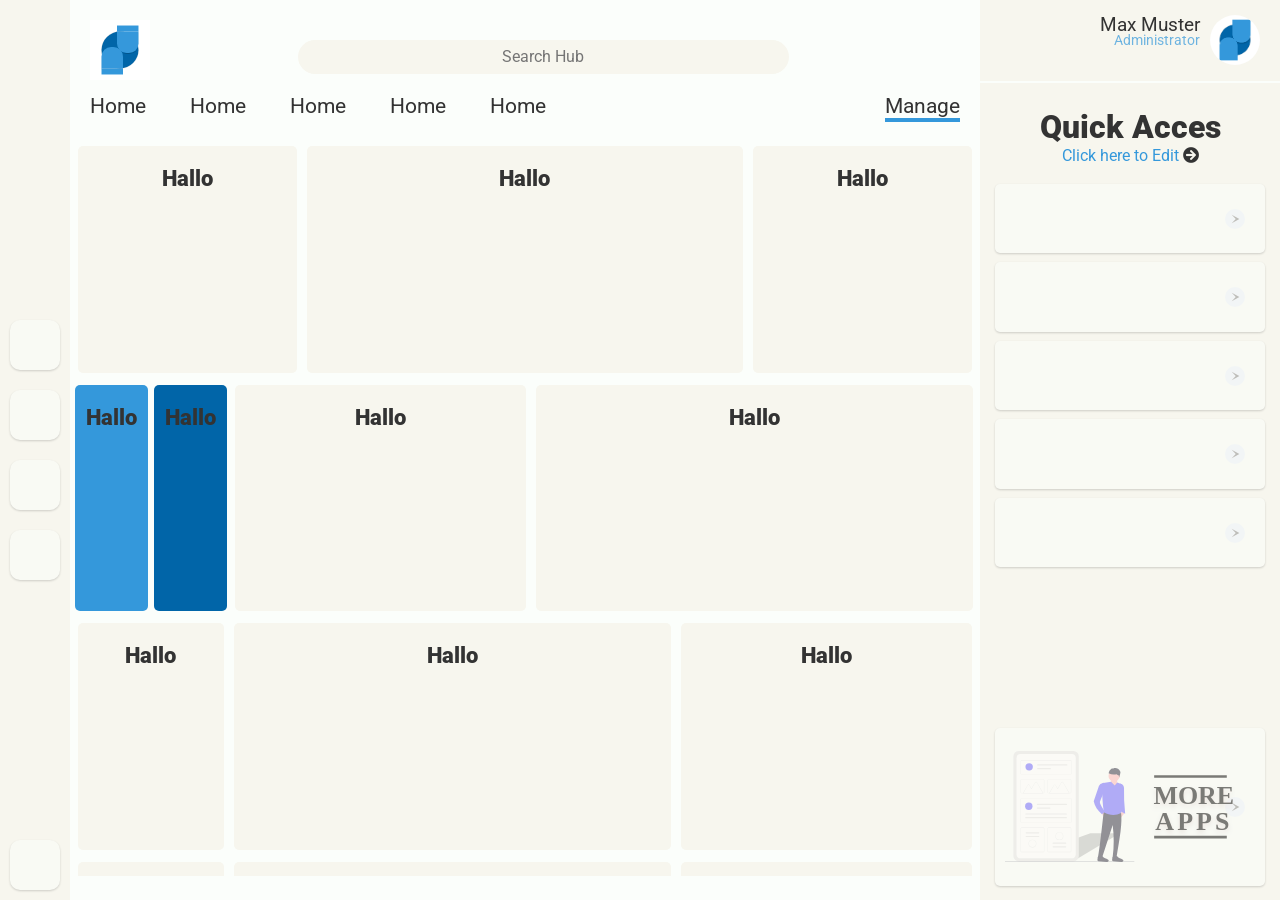
<file: html/index.html>
<!DOCTYPE html>
<html lang="en">
<head>
  <meta charset="UTF-8">
  <meta name="viewport" content="width=device-width, initial-scale=1.0">
  <link rel="stylesheet" type="text/css" href="../css/simple-grid.min.css">
  <link rel="stylesheet" type="text/css" href="../css/theme.css">
  <link rel="stylesheet" type="text/css" href="../css/dashboard.css">
  <link rel="stylesheet" type="text/css" href="../css/main-board.css">
  <link rel="icon" type="image/svg+xml" href="../img/Wappen.svg">
  <link rel="alternate icon" href="../img/Wappen.ico">
  <link rel="mask-icon" href="../img/Wappen.svg" color="#CBD3D5">
  <link rel="stylesheet" href="https://cdnjs.cloudflare.com/ajax/libs/font-awesome/5.14.0/css/all.min.css" integrity="sha512-1PKOgIY59xJ8Co8+NE6FZ+LOAZKjy+KY8iq0G4B3CyeY6wYHN3yt9PW0XpSriVlkMXe40PTKnXrLnZ9+fkDaog==" crossorigin="anonymous" />
  <title>Dashboard || Metisium</title>
</head>
<body>
  <nav>
    <ul class="vertical">
      <li class="small-item"></li>
      <li class="small-item"></li>
      <li class="small-item"></li>
      <li class="small-item"></li>
      <li class="small-item last"></li>
    </ul>
  </nav>
  <section id="quick-access">
    <div id="userField">
      <img class="round-image" height="50px" src="../img/Wappen.png"/>
      <div class="textes">
        <p>Max Muster</p>
        <p>Administrator</p>
      </div>
      <div class="line"></div>
    </div>
    <ul>
      <li style="padding-bottom: 10px;">
        <h2>Quick Acces</h2>
        <a href="qa/edit">Click here to Edit <i style="color: var(--text);" class="fas fa-arrow-circle-right"></i></a>
      </li>
      <li class="long-item">
        <img class="arrow" height="20px" src="../img/moveicon.svg">
      </li>
      <li class="long-item">
        <img class="arrow" height="20px" src="../img/moveicon.svg">
      </li>
      <li class="long-item">
        <img class="arrow" height="20px" src="../img/moveicon.svg">
      </li>
      <li class="long-item">
        <img class="arrow" height="20px" src="../img/moveicon.svg">
      </li>
      <li class="long-item">
        <img class="arrow" height="20px" src="../img/moveicon.svg">
      </li>
      <li class="long-item last">
        <img class="arrow" height="20px" src="../img/moveicon.svg">
        <img class="more" height="70%" src="../img/lastDark.svg">
      </li>
    </ul>
  </section>
  <main>
    <section id="head">
      <img src="../img/Wappen.svg" height="100px" />
      <input type="text" class="search-input" placeholder="Search Hub">
    </section>
    <section id="app-navigation">
      <ul>
        <li>
          <a href="#">Home</a>
        </li>
        <li>
          <a href="#">Home</a>
        </li>
        <li>
          <a href="#">Home</a>
        </li>
        <li>
          <a href="#">Home</a>
        </li>
        <li>
          <a href="#">Home</a>
        </li>
        <li href="#" class="selected"><a>Manage</a></li>
      </ul>
    </section>
    <section id="app-content">
      <div class="container">
        <div class="row">
          <div class="col-3">
            <div class="big-item">
              <h3>Hallo</h3>
            </div>
          </div>
          <div class="col-6">
            <div class="big-item">
              <h3>Hallo</h3>
            </div>
          </div>
          <div class="col-3">
            <div class="big-item">
              <h3>Hallo</h3>
            </div>
          </div>
        </div>
        <div class="row">
          <div class="col-1">
            <div class="big-item" style="background-color: var(--blue);">
              <h3>Hallo</h3>
            </div>
          </div>
          <div class="col-1">
            <div class="big-item" style="background-color: var(--dark-blue);">
              <h3>Hallo</h3>
            </div>
          </div>
          <div class="col-4">
            <div class="big-item">
              <h3>Hallo</h3>
            </div>
          </div>
          <div class="col-6">
            <div class="big-item">
              <h3>Hallo</h3>
            </div>
          </div>
        </div>
        <div class="row">
          <div class="col-2">
            <div class="big-item">
              <h3>Hallo</h3>
            </div>
          </div>
          <div class="col-6">
            <div class="big-item">
              <h3>Hallo</h3>
            </div>
          </div>
          <div class="col-4">
            <div class="big-item">
              <h3>Hallo</h3>
            </div>
          </div>
        </div>
        <div class="row">
          <div class="col-2">
            <div class="big-item">
              <h3>Hallo</h3>
            </div>
          </div>
          <div class="col-6">
            <div class="big-item">
              <h3>Hallo</h3>
            </div>
          </div>
          <div class="col-4">
            <div class="big-item">
              <h3>Hallo</h3>
            </div>
          </div>
        </div>
      </div>
    </section>
  </main>
</body>
</html>
</file>
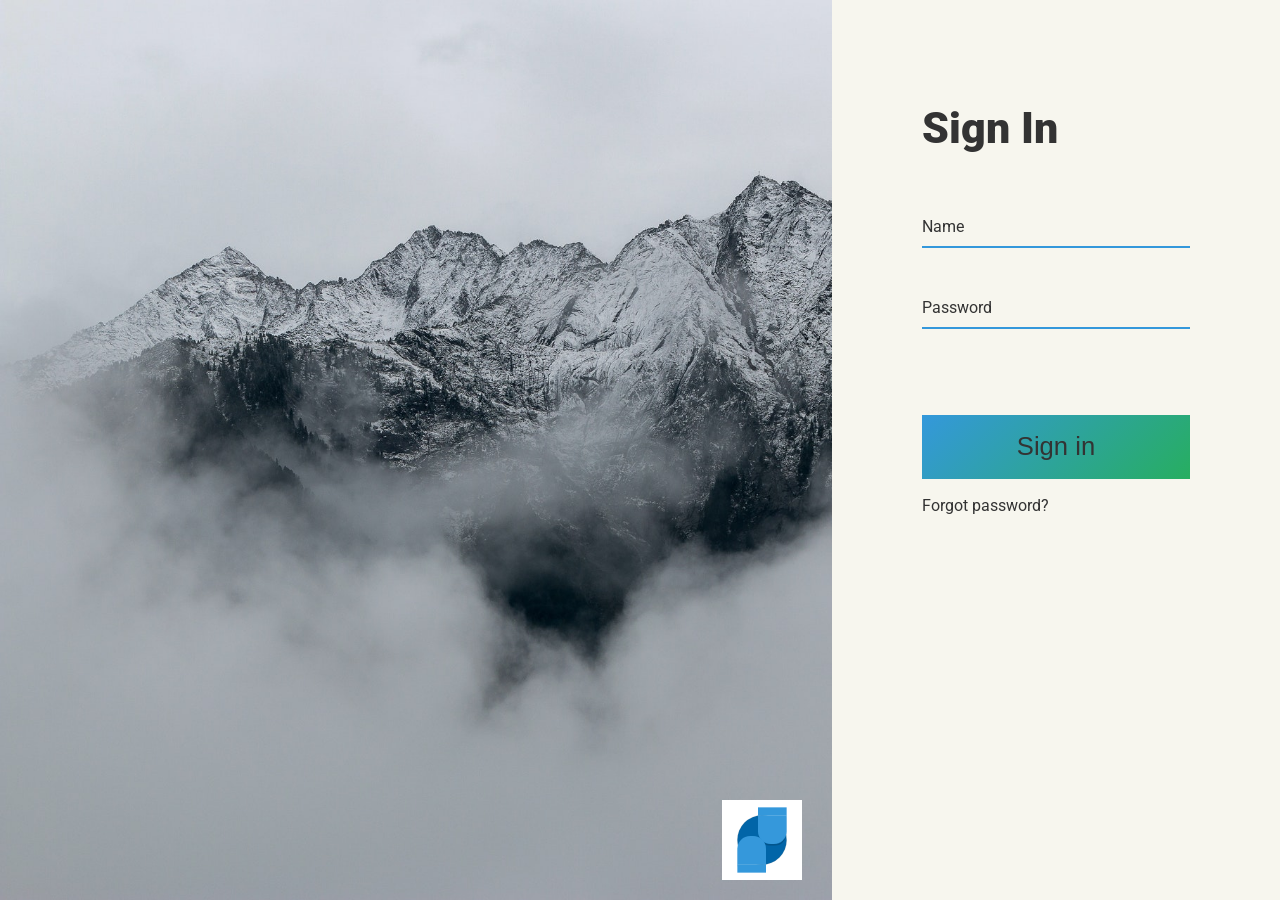
<file: html/login.html>
<!DOCTYPE html>
<html lang="en">
<head>
  <meta charset="UTF-8">
  <meta name="viewport" content="width=device-width, initial-scale=1.0">
  <link rel="stylesheet" type="text/css" href="../css/login.css">
  <link rel="stylesheet" type="text/css" href="../css/theme.css">
  <link rel="icon" type="image/svg+xml" href="../img/Wappen.svg">
  <link rel="alternate icon" href="../img/Wappen.ico">
  <link rel="mask-icon" href="../img/Wappen.svg" color="#CBD3D5">
  <title>Login || Metisium</title>
</head>
<body>
  <section id="image" style="position: relative;">
    <img src="../img/Wappen.svg" height="80px" width="auto" style="position: absolute; bottom: 20px; right: 30px;" alt="Familienwappen"/>
  </section>
  <section id="login">
      
      <form action="/api/auth/login" method="POST">
        <h1>Sign In</h1>
        <div class="form">
          <div style="position: absolute; top: 1vh;">
            <input type="text" name="username" autocomplete="off" required/>
            <label for="username" class="label-name">
              <span class="content-name">Name</span>
            </label>
          </div>
          <div style="position: absolute; top: 10vh;">
            <input type="text" name="username" autocomplete="off" required/>
            <label for="username" class="label-name">
              <span class="content-name">Password</span>
            </label>
          </div>
          <div style="position: absolute; top: 25vh;">
            <button class="button">Sign in</button>
          </div>
          <div style="position: absolute; top: 34vh;">
            <a href="#">Forgot password?</a>
          </div>
        </div>
      </form>
  </section>
</body>
</html>
</file>
<file: css/theme.css>
@import url('https://fonts.googleapis.com/css2?family=Roboto:wght@400;900&display=swap');

:root {
  --background-color: #f7f6ee;
  --secondary-color: #fbfefb;
  --third-color: #ffebeb;
  --text-dark: #101010;
  --text: #333333;
  --text-light: #7b7b85;
  --text-lighter: #ababab;
  --blue: #3498db;
  --green: #27ae60;
  --yellow: #feca57;
  --dark-blue:#0165A8;
  --dark-green: #0E9547;
  --dark-yellow: #E5B13E;
  --red: #c0392b;
  --white: #ffffff;
  font-family: 'Roboto', sans-serif;
}

html {
  height: 100%;
  font-size: 100%;
}

body {
  height: 100%;
  margin: 0;
}

section {
  height: 100%;
}

.vertical {
  display: flex;
  flex-direction: column;
  justify-content: center;
  align-items: center;
  height: 100%;
}

ul {
  position: relative;
  margin: 0;
  list-style: none;
  margin-block-start: 0;
  margin-block-end: 0;
  padding-inline-start: 0px;
}

h1, h2, h3 {
  font-weight: 900;
  padding: 0;
  margin: 0;
  color: var(--text);
}

p {
  font-weight: 400;
  padding: 0;
  margin: 0;
  color: var(--text);
}

.round-image {
  border-radius: 50em;
  -webkit-border-radius: 50em;
  -moz-border-radius: 50em;
  -ms-border-radius: 50em;
  -o-border-radius: 50em;
  object-fit: cover;
  width: auto;
}

input {
  background-color: var(--background-color);
  color: var(--text);
}

input::placeholder {
  background-color: var(--background-color) !important;
  font-family: 'Roboto';
}

.button {
  border: none;
  outline: none;
  width: 100%;
  height: 4rem;
  background-color: var(--blue);
  border-radius: 0;
  -webkit-border-radius: 0;
  -moz-border-radius: 0;
  -ms-border-radius: 0;
  -o-border-radius: 0;
  background: linear-gradient(135deg, var(--blue), var(--green));
  color: var(--text);
  font-size: 1.6rem;
  cursor: pointer;
}

.button:hover {
  background: linear-gradient(135deg, var(--dark-blue), var(--dark-green));
}

a {
  border: none;
  text-decoration: none;
  color: var(--text);
}

.form {
  position: relative;
  width: 100%;
  height: 100%;
}

.form > div{
  width: 100%;
}

form > h1 {
  font-size: 2.7rem;
  margin-block-start: 0.83em;
  margin-block-end: 0.83em;
}

.form input {
  width: 100%;
  border: none;
  height: 120%;
  padding-top: 20px;
  font-size: 1.5rem;
  outline: none;
}

.form label {
  position: absolute;
  bottom: 0;
  left: 0;
  width: 100%;
  height: 100%;
  pointer-events: none;
  border-bottom: 2px solid var(--blue);
}

.form > label::after {
  content: "";
  position: absolute;
  bottom: -5px;
  left: 0px;
  width: 100%;
  height: 100%;
  pointer-events: none;
  border-bottom: 4px solid var(--blue);
  transform: translateX(-100%);
  -webkit-transform: translateX(-100%);
  -moz-transform: translateX(-100%);
  -ms-transform: translateX(-100%);
  -o-transform: translateX(-100%);
  transition: all 0.3s ease;
  -webkit-transition: all 0.3s ease;
  -moz-transition: all 0.3s ease;
  -ms-transition: all 0.3s ease;
  -o-transition: all 0.3s ease;
}

.content-name {
  position: absolute;
  bottom: 10px;
  left: 0px;
  transition:  all 0.3s ease;
  -webkit-transition:  all 0.3s ease;
  -moz-transition:  all 0.3s ease;
  -ms-transition:  all 0.3s ease;
  -o-transition:  all 0.3s ease;
}

.form input:focus + .label-name .content-name, .form input:valid + .label-name .content-name {
  transform: translateY(-150%);
  -webkit-transform: translateY(-150%);
  -moz-transform: translateY(-150%);
  -ms-transform: translateY(-150%);
  -o-transform: translateY(-150%);
}

.form input:focus + .label-name::after, .form input:valid + .label-name::after {
  transform: translateX(0%);
  -webkit-transform: translateX(0%);
  -moz-transform: translateX(0%);
  -ms-transform: translateX(0%);
  -o-transform: translateX(0%);
}

::-webkit-scrollbar {
  width: 10px;
  margin-right: 5px;
}

::-webkit-scrollbar-track {
  background: var(--secondary-color);
}

::-webkit-scrollbar-thumb {
  background: var(--background-color);
  border-radius: 20px;
  -webkit-border-radius: 20px;
  -moz-border-radius: 20px;
  -ms-border-radius: 20px;
  -o-border-radius: 20px;
}

::-webkit-scrollbar-thumb:hover {
  background: #555;
}

@media (prefers-color-scheme: dark) {
  :root {
    --background-color: #1e1f23;
    --secondary-color: #2B2C30;
    --third-color: #38393D;
    --text-dark: #efefef;
    --text: #c4c5c9;
    --text-light: #6c6d71;
    --text-lighter: #8e8f93;
  }
}
</file>
<file: css/dashboard.css>
body {
  background-color: var(--secondary-color);
}

nav {
  float: left;
  height: 100%;
  width: 70px;
  display: inline-block;
  background-color: var(--background-color);
}

nav ul {
  height: 100%;
  width: 100%;
}

.small-item {
  width: 50px;
  height: 50px;
  margin: 10px;
  background-color: var(--secondary-color);
  border-radius: 10px;
  -webkit-border-radius: 10px;
  -moz-border-radius: 10px;
  -ms-border-radius: 10px;
  -o-border-radius: 10px;
  opacity: 0.5;
  box-shadow: 0 1px 3px rgba(0,0,0,0.12), 0 1px 2px rgba(0,0,0,0.24);
}

.small-item-button {
  width: 50px;
  height: 50px;
  margin: 10px;
  background-color: var(--secondary-color);
  border-radius: 10px;
  -webkit-border-radius: 10px;
  -moz-border-radius: 10px;
  -ms-border-radius: 10px;
  -o-border-radius: 10px;
  opacity: 0.5;
  box-shadow: 0 1px 3px rgba(0,0,0,0.12), 0 1px 2px rgba(0,0,0,0.24);
  float: right;
  color: var(--text);
  text-align: center;
  cursor: pointer;
}

.small-item-button > i {
  padding-top: 7.5px;
}

.small-item:hover {
  opacity: 1;
}

.small-item-button:hover {
  opacity: 1;
}

.long-item {
  width: 90%;
  height: 9%;
  margin: 3% 5%;
  line-height: 100%;
  background-color: var(--secondary-color);
  border-radius: 5px;
  -webkit-border-radius: 5px;
  -moz-border-radius: 5px;
  -ms-border-radius: 5px;
  -o-border-radius: 5px;
  opacity: 0.5;
  box-shadow: 0 1px 3px rgba(0,0,0,0.12), 0 1px 2px rgba(0,0,0,0.24);
  position: relative;
}

.long-item:hover {
  opacity: 1;
}

.last {
  position: absolute;
  bottom: 0px;
}

.long-item.last {
  position: absolute;
  bottom: 5px;
  height: 20%;
}

.long-item > .arrow {
  position: absolute;
  top: calc(50% - 10px);
  right: 20px;
}

.long-item > .more {
  position: absolute;
  top: 15%;
  left: 10px;
}

.search-input {
  border: none;
  outline: none;
  border-radius: 50em;
  -webkit-border-radius: 50em;
  -moz-border-radius: 50em;
  -ms-border-radius: 50em;
  -o-border-radius: 50em;
  padding: 8px 18px;
  font-size: 1.0rem;
  width: 50%;
}

.big-item {
  height: 100%;
  width: 100%;
  border-radius: 5px;
  -webkit-border-radius: 5px;
  -moz-border-radius: 5px;
  -ms-border-radius: 5px;
  -o-border-radius: 5px;
  background-color: var(--background-color);
  align-items: stretch;
  cursor: pointer;
  position: relative;
}

.big-item:hover {
  box-shadow: 0px 5px 10px 1px var(--background-color);
}

.big-item > h3 {
  color: var(--text);
  margin-top: 20px;
  display: inline-block;
}

@media (prefers-color-scheme: dark) {
  .more {
    content: url("../img/last.svg");
  }
}
</file>
<file: css/main-board.css>
#quick-access {
  float: right;
  width: 300px;
  height: 100%;
  background-color: var(--background-color);
  position: relative;
}

#userField {
  height: 12%;
}

#quick-access > ul {
  height: calc(88% - 20px);
  text-align: center;
  padding-bottom: 20px;
}

#quick-access > ul > li > a {
  color: var(--blue)
}

#userField > .textes {
  position: absolute;
  top: calc(10% / 2 - 30px);
  right: 80px;
  text-align: right;
}

#userField > .textes > p:first-child {
  font-size: 1.2rem;
  line-height: 1;
}

#userField > .textes > p:last-child {
  font-size: 0.9rem;
  color: var(--blue);
  opacity: 0.7;
  line-height: 1;
}

.line {
  width: 100%;
  border-bottom: 2px solid var(--secondary-color);
  position: absolute;
  top: 9%;
}


.round-image {
  right: 20px;
  position: absolute;
  top: calc(10% / 2 - 30px);
}

main {
  position: absolute;
  width: calc(100% - 370px);
  left: 70px;
  top: 0;
}

#head > img {
  position: absolute;
  height: 60px;
  top: 20px;
  left: 20px;
  width: auto;
}

.search-input {
  text-align: center;
  margin-top: 40px;
  margin-left: 25%;
}

#app-navigation {
  padding: 20px;
}


#app-navigation li {
  display: inline-block;
  margin: 0px 20px;
  font-size: 1.3rem;
  position: relative;
  cursor: pointer;
}

#app-navigation li:first-child {
  margin-left: 0px;
}

#app-navigation li:last-child {
  margin: 0px;
  color: var(--blue);
  float: right;
}

#app-navigation ul li a::after {
  content: "";
  position: absolute;
  bottom: -4px;
  left: 0;
  height: 0;
  width: 0%;
  border-bottom: 4px solid var(--blue);
  -webkit-transition: width 0.3s ease;
  -o-transition: width 0.3s ease;
  transition: width 0.3s ease;
}

#app-navigation ul li:hover a::after {
  content: "";
  position: absolute;
  bottom: -4px;
  left: 0;
  height: 0;
  width: 100%;
  border-bottom: 4px solid var(--blue);
}

#app-navigation ul .selected a::after {
  content: "";
  position: absolute;
  bottom: -4px;
  left: 0;
  height: 0;
  width: 100%;
  border-bottom: 4px solid var(--blue);
}
</file>
<file: css/login.css>
#image {
  width: 65%;
  height: 100%;
  background: url('../img/loginoutImage.jpg');
  background-repeat: no-repeat;
  background-size: cover;
  display: inline-block;
}

#login {
  background: var(--background-color);
  color: var(--text);
  width: 35%;
  height: 100%;
  float: right;
}

#login > form {
  padding: 15% 20%;
  width: 60%;
  overflow: hidden;
  height: 70%;
}
</file>
<file: css/simple-grid.min.css>
@import url(https://fonts.googleapis.com/css?family=Lato:400,300,300italic,400italic,700,700italic);
body, html {
  height: 100%;
  width: 100%;
  margin: 0;
  padding: 0;
  left: 0;
  top: 0;
  font-size: 100%
}

.center, .container {
  margin-left: auto;
  margin-right: auto
}


h1 {
  font-size: 2.5rem
}

h2 {
  font-size: 2rem
}

h3 {
  font-size: 1.375rem
}

h4 {
  font-size: 1.125rem
}

h5 {
  font-size: 1rem
}

h6 {
  font-size: .875rem
}

p {
  font-size: 1.125rem;
  font-weight: 200;
  line-height: 1.8
}

.font-light {
  font-weight: 300
}

.font-regular {
  font-weight: 400
}

.font-heavy {
  font-weight: 700
}

.left {
  text-align: left
}

.right {
  text-align: right
}

.center {
  text-align: center
}

.justify {
  text-align: justify
}

.container {
  max-height: 82vh;
  overflow-y: scroll; 
  width: 100%
}



.row {
  position: relative;
  width: 100%;
  height: 26.5vh;
  text-align:center;
}

.row [class^=col] {
  margin: .5rem 0.33333%;
  min-height: .125rem;
  height: 95%;
  display: inline-block; 
}

.col-1 {
  margin: .5rem 0.1% !important;
}


.col-1, .col-10, .col-11, .col-12, .col-2, .col-3, .col-4, .col-5, .col-6, .col-7, .col-8, .col-9 {
  width: 100%
}

.col-1-sm {
  width: 4.33%
}

.col-2-sm {
  width: 12.66%
}

.col-3-sm {
  width: 21%
}

.col-4-sm {
  width: 29.33%
}

.col-5-sm {
  width: 37.66%
}

.col-6-sm {
  width: 46%
}

.col-7-sm {
  width: 54.33%
}

.col-8-sm {
  width: 62.66%
}

.col-9-sm {
  width: 71%
}

.col-10-sm {
  width: 79.33%
}

.col-11-sm {
  width: 87.66%
}

.col-12-sm {
  width: 96%
}

.row::after {
  content: "";
  display: table;
  clear: both
}

.hidden-sm {
  display: none
}

@media only screen and (min-width:33.75em) {
  .container {
    max-height: 82vh;
    width: 100%
  }
}

@media only screen and (min-width:45em) {
  .col-1 {
    width: 8%
  }
  .col-2 {
    width: 16%
  }
  .col-3 {
    width: 24%
  }
  .col-4 {
    width: 32%
  }
  .col-5 {
    width: 40%
  }
  .col-6 {
    width: 48%
  }
  .col-7 {
    width: 56%
  }
  .col-8 {
    width: 64%
  }
  .col-9 {
    width: 72%
  }
  .col-10 {
    width: 80%
  }
  .col-11 {
    width: 88%
  }
  .col-12 {
    width: 96%
  }
  .hidden-sm {
    display: block
  }
}

@media only screen and (min-width:60em) {
  .container {
    max-height: 82vh;
    width: 100%;
  }
}
</file>
